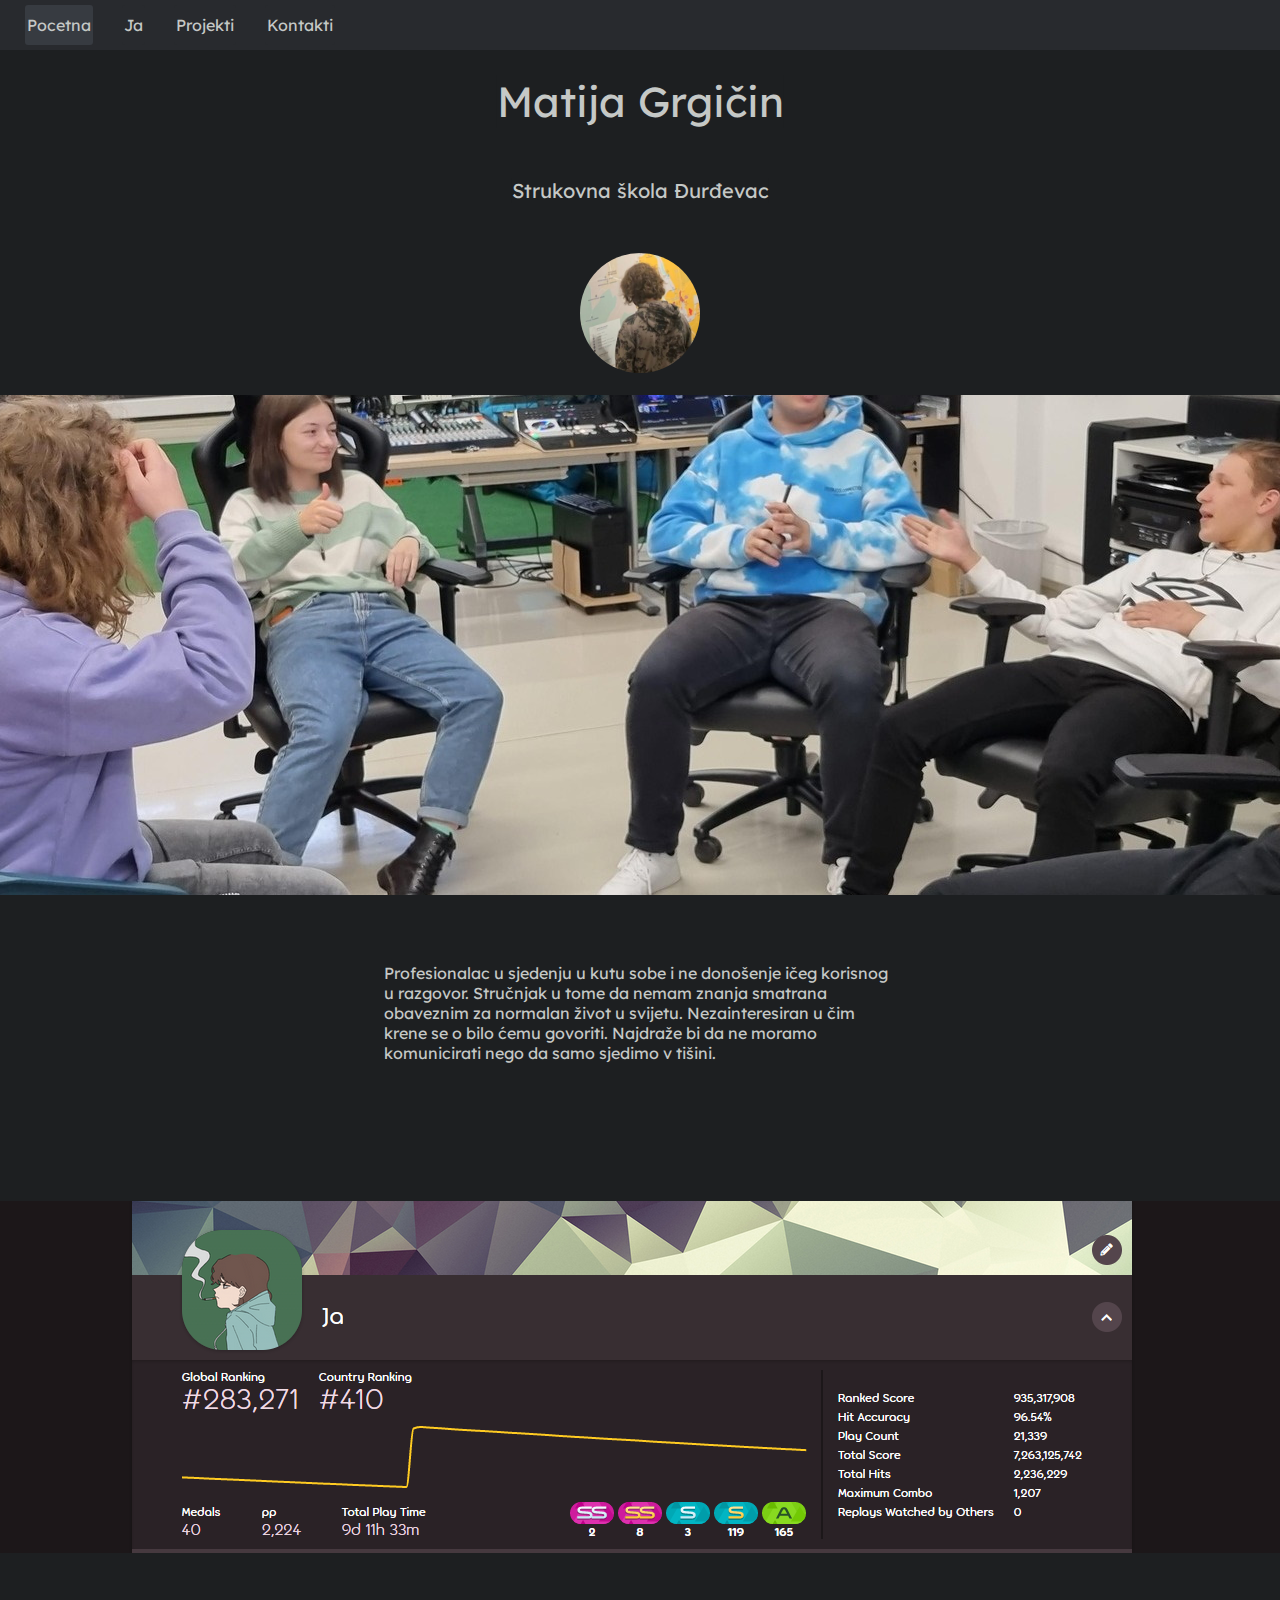
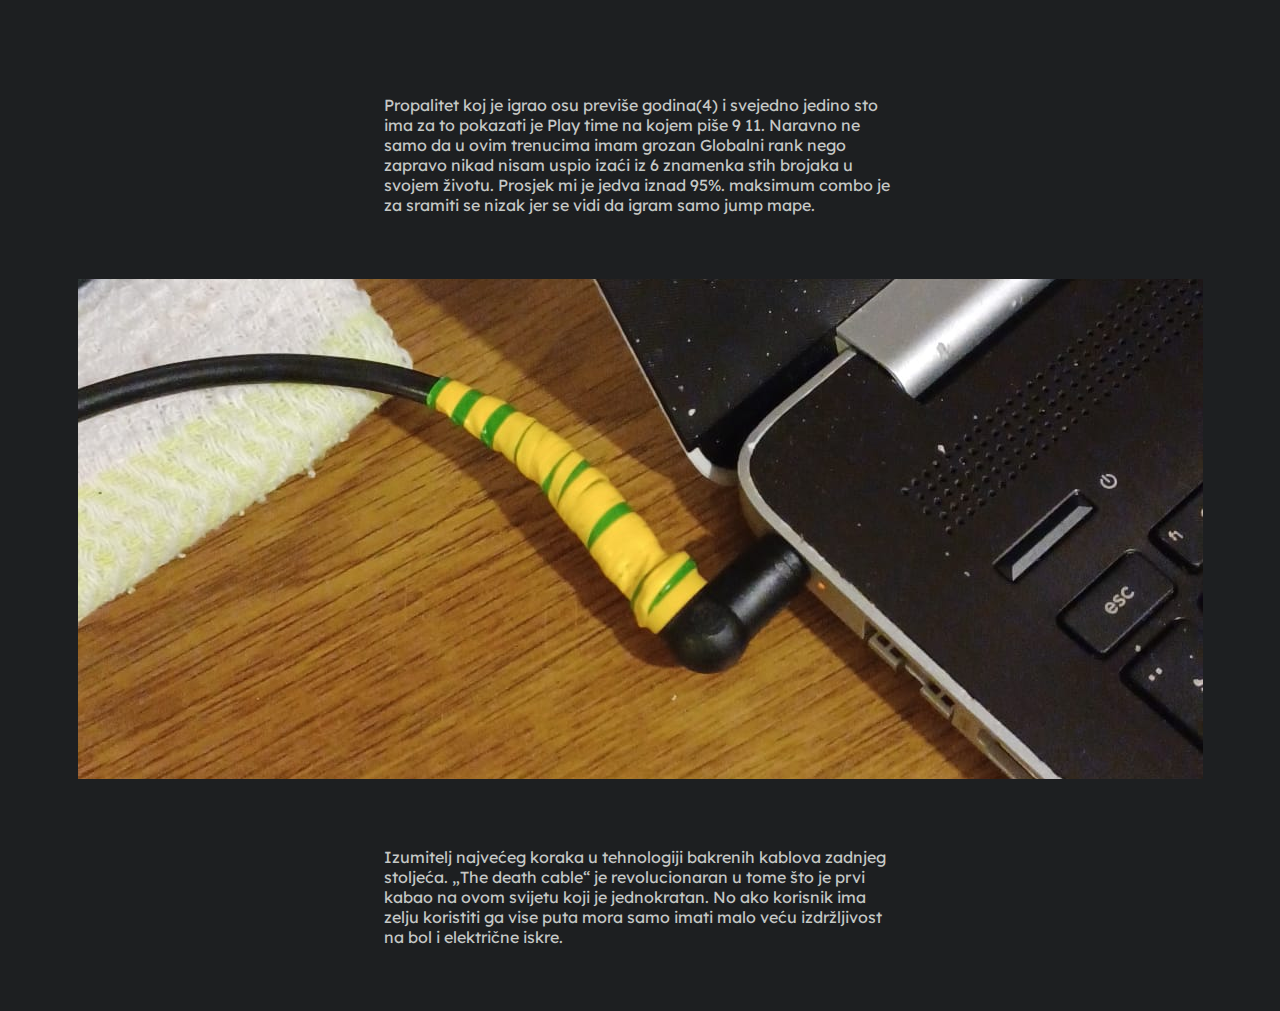
<file: index.html>
<!DOCTYPE html>
<html lang="en">
  <head>
    <meta charset="UTF-8" />
    <meta http-equiv="X-UA-Compatible" content="IE=edge" />
    <meta name="viewport" content="width=device-width, initial-scale=1.0" />
    <link href="css.css" rel="stylesheet" />
    <link
      rel="stylesheet"
      href="https://fonts.googleapis.com/css?family=Lexend"
    />
    <title>Pocetna</title>
  </head>
  <body>
    <div class="navContainer">
      <a href="index.html" style="background-color: #373b41">Pocetna</a>
      <a href="ja.html">Ja</a>
      <a href="projekti.html">Projekti</a>
      <a href="kontakti.html">Kontakti</a>
    </div>

    <div class="introContainer">
      <p style="font-size: 42px">Matija Grgičin</p>
      <br />
      <p style="font-size: 20px">Strukovna škola Đurđevac</p>
      <br />
      <img src="images/shite.jpg" style="border-radius: 50%; height: 120px" />
    </div>

    <img class="scrollbyImg" src="images/thecouncil.jpg" />
    <p class="glupiTekst">
      Profesionalac u sjedenju u kutu sobe i ne donošenje ičeg korisnog u
      razgovor. Stručnjak u tome da nemam znanja smatrana obaveznim za normalan
      život u svijetu. Nezainteresiran u čim krene se o bilo ćemu govoriti.
      Najdraže bi da ne moramo komunicirati nego da samo sjedimo v tišini.
    </p>

    <img class="scrollbyImg" src="images/idk anymore my man.png" />
    <p class="glupiTekst">
      Propalitet koj je igrao osu previše godina(4) i svejedno jedino sto ima za
      to pokazati je Play time na kojem piše 9 11. Naravno ne samo da u ovim
      trenucima imam grozan Globalni rank nego zapravo nikad nisam uspio izaći
      iz 6 znamenka stih brojaka u svojem životu. Prosjek mi je jedva iznad 95%.
      maksimum combo je za sramiti se nizak jer se vidi da igram samo jump mape.
    </p>

    <img class="scrollbyImg" src="images/daeth cable.jpg" />
    <p class="glupiTekst">
      Izumitelj najvećeg koraka u tehnologiji bakrenih kablova zadnjeg stoljeća.
      „The death cable“ je revolucionaran u tome što je prvi kabao na ovom
      svijetu koji je jednokratan. No ako korisnik ima zelju koristiti ga vise
      puta mora samo imati malo veću izdržljivost na bol i električne iskre.
    </p>
  </body>
</html>
</file>
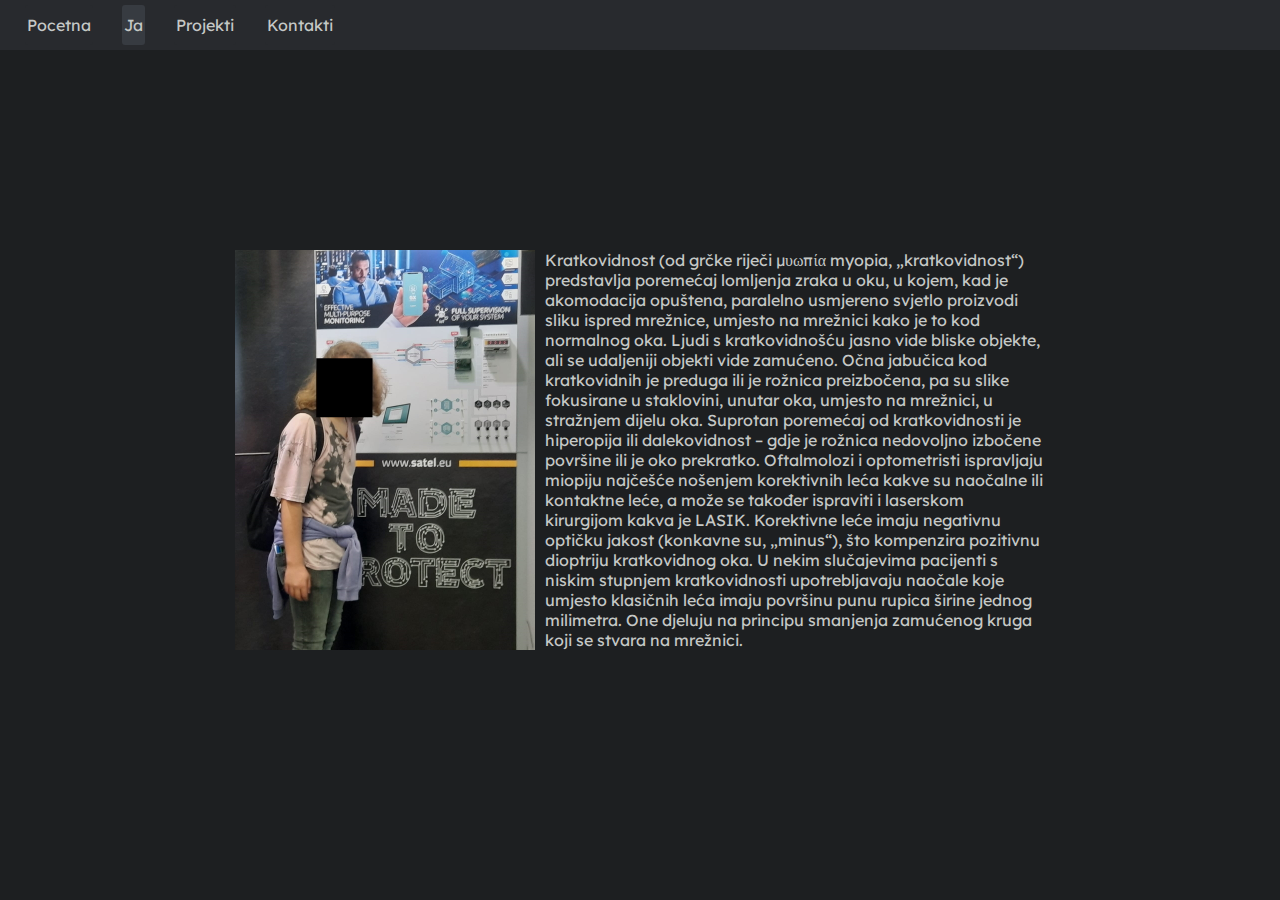
<file: ja.html>
<!DOCTYPE html>
<html lang="en">
  <head>
    <meta charset="UTF-8" />
    <meta http-equiv="X-UA-Compatible" content="IE=edge" />
    <meta name="viewport" content="width=device-width, initial-scale=1.0" />
    <link href="css.css" rel="stylesheet" />
    <link
      rel="stylesheet"
      href="https://fonts.googleapis.com/css?family=Lexend"
    />
    <title>Ja</title>
  </head>
  <body>
    <div class="navContainer">
      <a href="index.html">Pocetna</a>
      <a href="ja.html" style="background-color: #373b41">Ja</a>
      <a href="projekti.html">Projekti</a>
      <a href="kontakti.html">Kontakti</a>
    </div>

    <div class="lmaoContainer">
      <img src="images/indebruhx.jpg" />
      <p>
        Kratkovidnost (od grčke riječi μυωπία myopia, „kratkovidnost“)
        predstavlja poremećaj lomljenja zraka u oku, u kojem, kad je akomodacija
        opuštena, paralelno usmjereno svjetlo proizvodi sliku ispred mrežnice,
        umjesto na mrežnici kako je to kod normalnog oka. Ljudi s kratkovidnošću
        jasno vide bliske objekte, ali se udaljeniji objekti vide zamućeno. Očna
        jabučica kod kratkovidnih je preduga ili je rožnica preizbočena, pa su
        slike fokusirane u staklovini, unutar oka, umjesto na mrežnici, u
        stražnjem dijelu oka. Suprotan poremećaj od kratkovidnosti je hiperopija
        ili dalekovidnost – gdje je rožnica nedovoljno izbočene površine ili je
        oko prekratko. Oftalmolozi i optometristi ispravljaju miopiju najčešće
        nošenjem korektivnih leća kakve su naočalne ili kontaktne leće, a može
        se također ispraviti i laserskom kirurgijom kakva je LASIK. Korektivne
        leće imaju negativnu optičku jakost (konkavne su, „minus“), što
        kompenzira pozitivnu dioptriju kratkovidnog oka. U nekim slučajevima
        pacijenti s niskim stupnjem kratkovidnosti upotrebljavaju naočale koje
        umjesto klasičnih leća imaju površinu punu rupica širine jednog
        milimetra. One djeluju na principu smanjenja zamućenog kruga koji se
        stvara na mrežnici.
      </p>
    </div>
  </body>
</html>
</file>
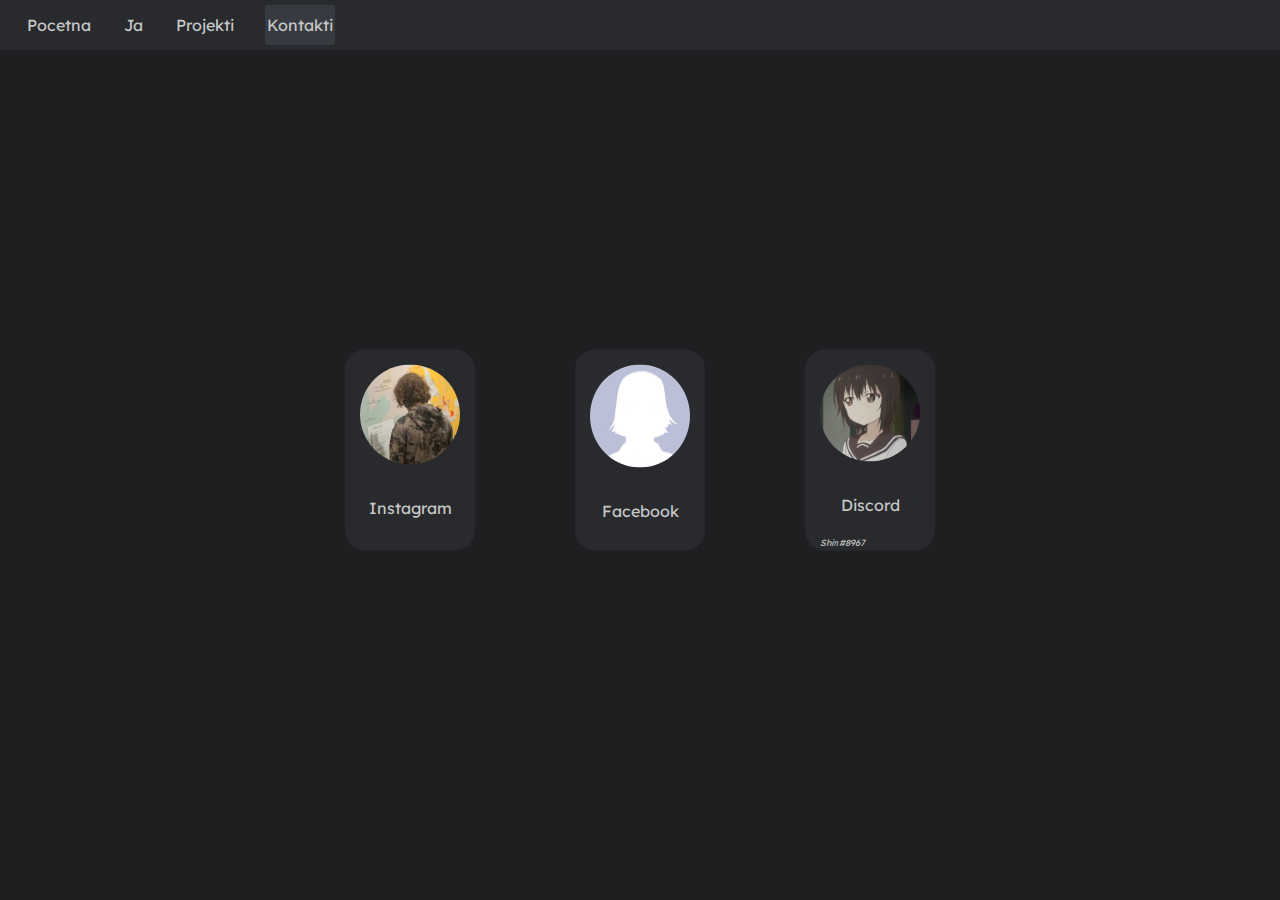
<file: kontakti.html>
<!DOCTYPE html>
<html lang="en">
  <head>
    <meta charset="UTF-8" />
    <meta http-equiv="X-UA-Compatible" content="IE=edge" />
    <meta name="viewport" content="width=device-width, initial-scale=1.0" />
    <link href="css.css" rel="stylesheet" />
    <link
      rel="stylesheet"
      href="https://fonts.googleapis.com/css?family=Lexend"
    />
    <title>Kontakti</title>
  </head>
  <body>
    <div class="navContainer">
      <a href="index.html">Pocetna</a>
      <a href="ja.html">Ja</a>
      <a href="projekti.html">Projekti</a>
      <a href="kontakti.html" style="background-color: #373b41">Kontakti</a>
    </div>

    <div class="kontaktiContainer">
      <a href="https://www.instagram.com/matijagrgicin/" class="item">
        <img src="images/shite.jpg" />
        <p>Instagram</p>
      </a>

      <a href="https://www.facebook.com/matija.grgicin.5/" class="item">
        <img src="images/face.jpg" />
        <p>Facebook</p>
      </a>

      <a href="" class="item">
        <img src="images/7.png" />
        <p>Discord</p>
        <i>Shin̅#8967</i>
      </a>
    </div>
  </body>
</html>
</file>
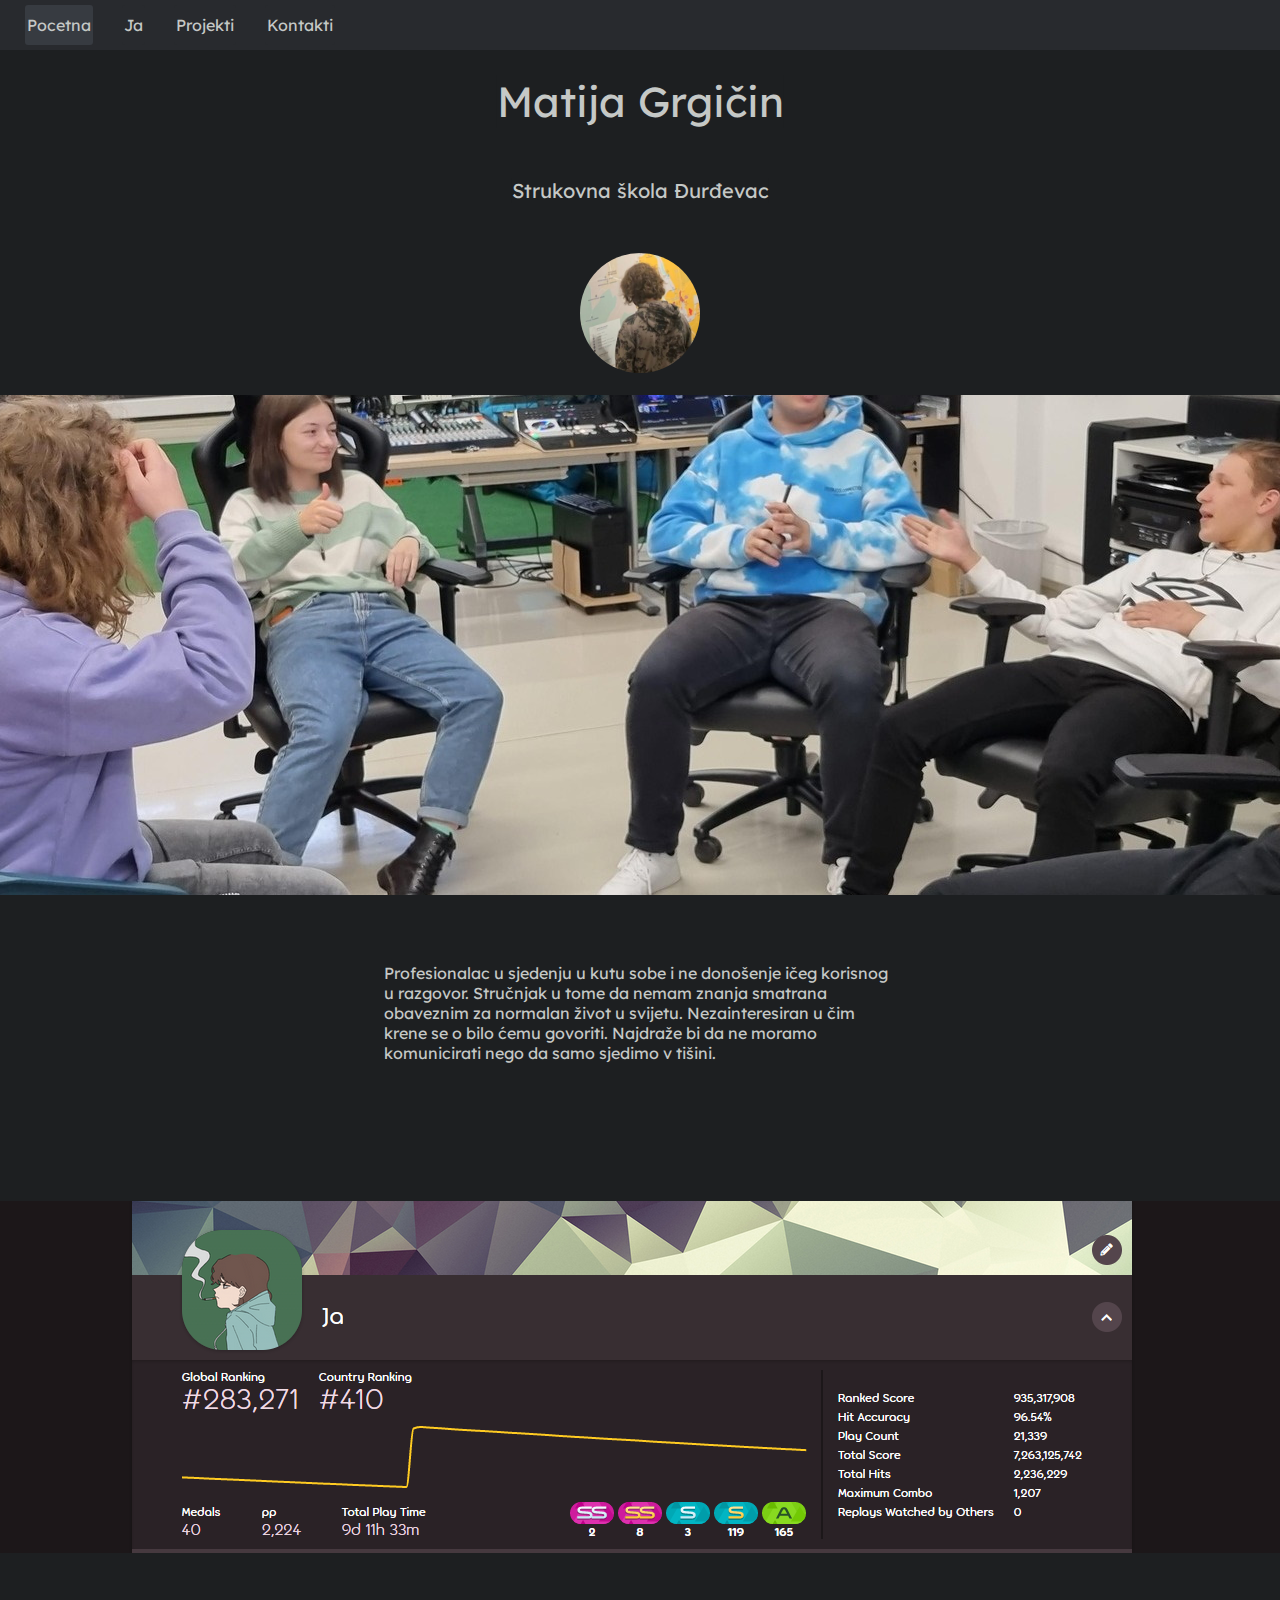
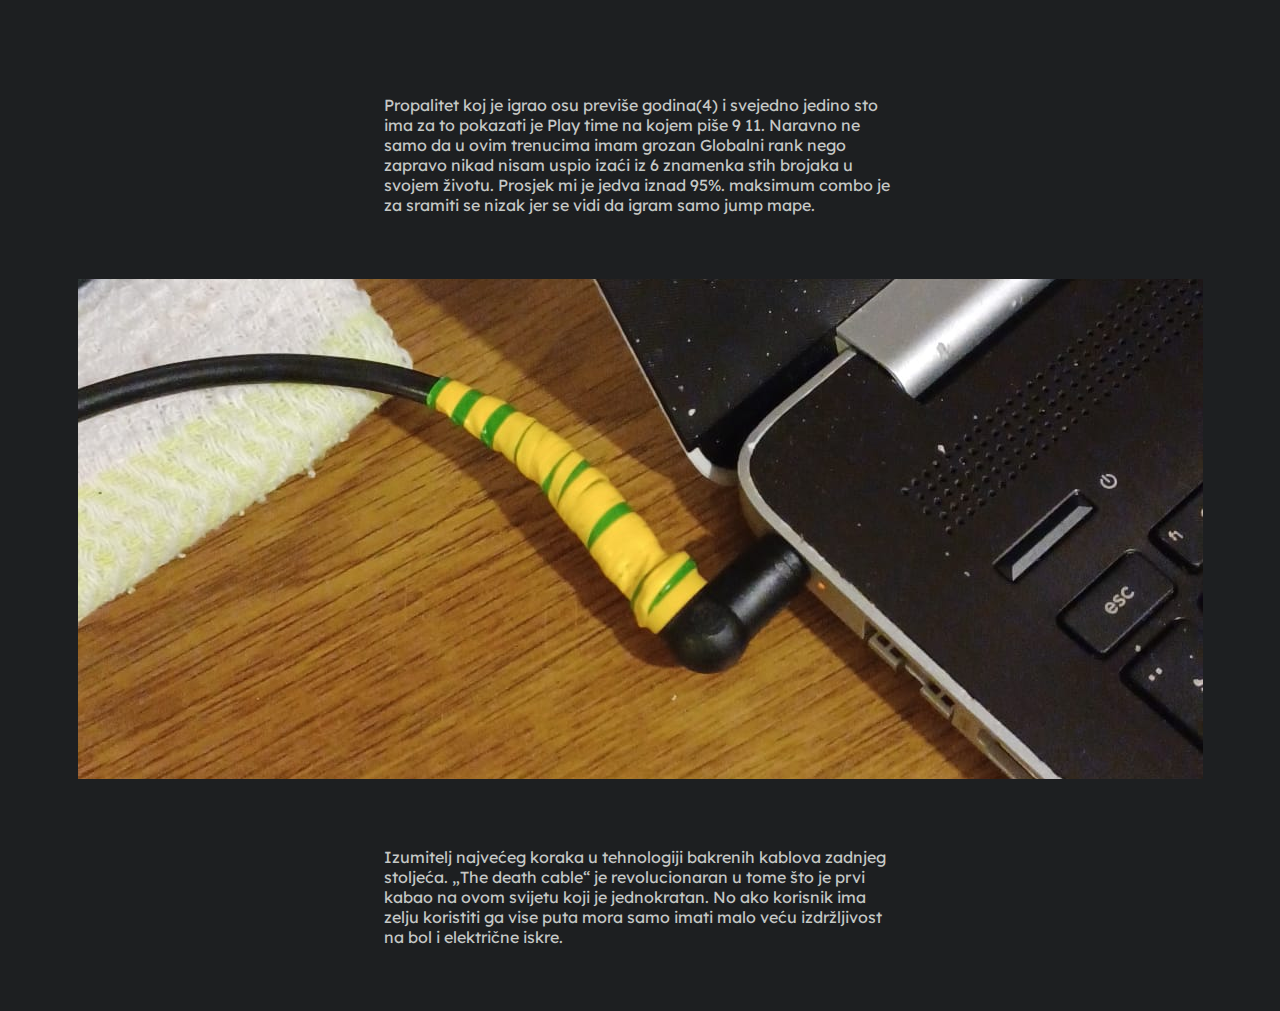
<file: pocetna.html>
<!DOCTYPE html>
<html>
  <head>
    <meta http-equiv="refresh" content="0; url='https://iamshinn.github.io/index.html'" />
  </head>
  <body>
    <p>Please follow <a href="https://iamshinn.github.io/index.html">this link</a>.</p>
  </body>
</html>
</file>
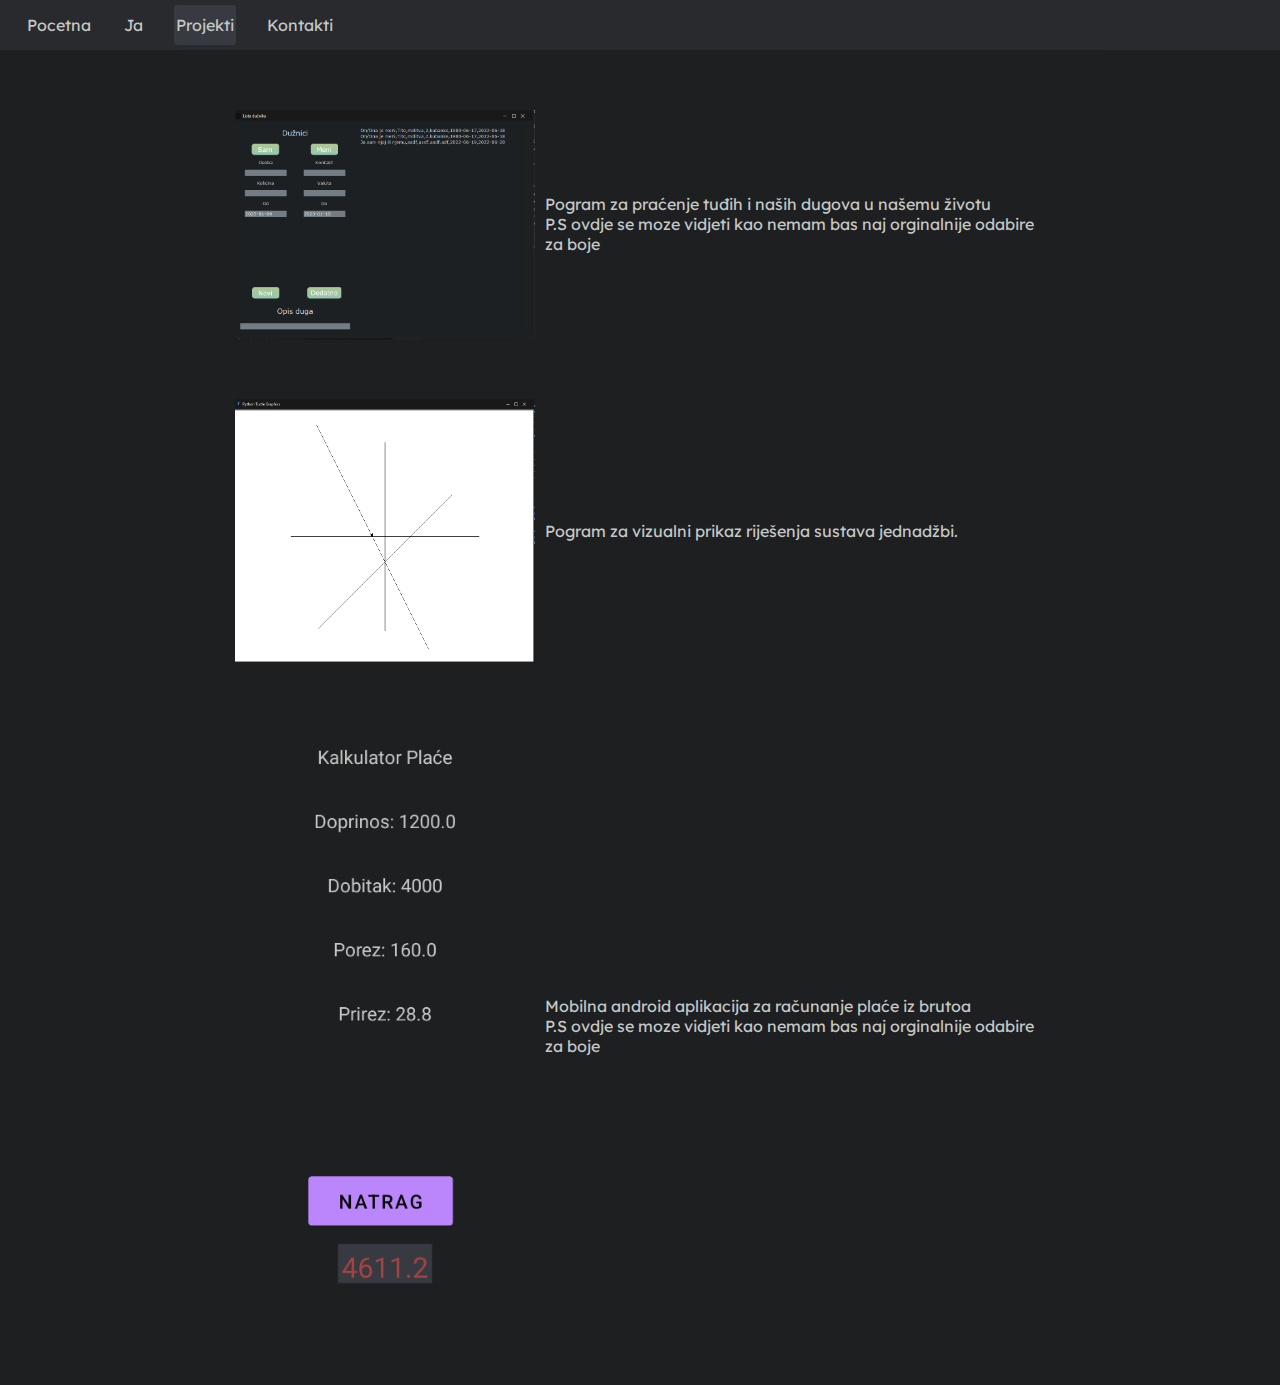
<file: projekti.html>
<!DOCTYPE html>
<html lang="en">
  <head>
    <meta charset="UTF-8" />
    <meta http-equiv="X-UA-Compatible" content="IE=edge" />
    <meta name="viewport" content="width=device-width, initial-scale=1.0" />
    <link href="css.css" rel="stylesheet" />
    <link
      rel="stylesheet"
      href="https://fonts.googleapis.com/css?family=Lexend"
    />
    <title>Projekti</title>
  </head>
  <body>
    <div class="navContainer">
      <a href="pocetna.html">Pocetna</a>
      <a href="ja.html">Ja</a>
      <a href="projekti.html" style="background-color: #373b41">Projekti</a>
      <a href="kontakti.html">Kontakti</a>
    </div>

    <div class="idkmyguy">
      <div class="bruhContainer">
        <img src="images/py.png" />
        <p>
          Pogram za praćenje tuđih i naših dugova u našemu životu <br />
          P.S ovdje se moze vidjeti kao nemam bas naj orginalnije odabire za
          boje
        </p>
      </div>
      <div class="bruhContainer">
        <img src="images/graf.png" />
        <p>Pogram za vizualni prikaz riješenja sustava jednadžbi.</p>
      </div>
      <div class="bruhContainer">
        <img src="images/aplikacija.png" />
        <p>
          Mobilna android aplikacija za računanje plaće iz brutoa <br />
          P.S ovdje se moze vidjeti kao nemam bas naj orginalnije odabire za
          boje
        </p>
      </div>
    </div>
  </body>
</html>
</file>
<file: css.css>
* {
  margin: 0px;
  padding: 0px;
  font-family: Lexend;
  background-color: #1d1f21;
  color: #c5c8c6;
  text-decoration: none;
}

.navContainer {
  position: fixed;
  padding: 15px;
  padding-left: 25px;
  width: 100%;
  top: 0;
  left: 0;
  z-index: 99;
  background-color: #282a2e;
}

.navContainer > * {
  margin-right: 25px;
  padding: 10px 2px;
  background-color: #282a2e;
  border-radius: 3px;
}

.introContainer {
  position: relative;
  top: 0;
  left: 0;
  width: 100%;
  height: 370px;
  padding-top: 25px;
}
.introContainer > * {
  position: relative;
  display: inline-block;
  left: 50%;
  transform: translate(-50%, 0);
  margin-top: 50px;
}

.scrollbyImg {
  width: 100%;
  position: relative;
  left: 0;
  height: 500px;
  object-fit: none;
}

.glupiTekst {
  margin: 4em 30%;
}

/*ja*/



.lmaoContainer {
  position: absolute;
  top: 50%;
  left: 50%;
  transform: translate(-50%, -50%);
  align-items: center;
  display: flex;
}

.lmaoContainer img {
  width: 30%;
  position: relative;
  display: inline-block;
  margin: 5px;
  min-width: 300px;
}
.lmaoContainer p {
  width: 70%;
  max-height: 500px;
  position: relative;
  display: inline-block;
  margin: 5px;
  min-width: 500px;
}

/*projekti*/


.idkmyguy {
  position: absolute;
  top: 80%;
  left: 50%;
  transform: translate(-50%, -50%);
  overflow: hidden;
}

.bruhContainer {
  align-items: center;
  display: flex;
  margin: 50px;
}

.bruhContainer img {
  width: 30%;
  position: relative;
  display: inline-block;
  margin: 5px;
  min-width: 300px;
}
.bruhContainer p {
  width: 70%;
  max-height: 500px;
  position: relative;
  display: inline-block;
  margin: 5px;
  min-width: 500px;
}

/*kontakti*/

.kontaktiContainer {
  position: absolute;
  top: 50%;
  left: 50%;
  transform: translate(-50%, -50%);
  display: flex;
}

.item {
  margin: 50px;
  background-color: #282a2e;
  border-radius: 20px;
}
.item > * {
  width: 100px;
  text-align: center;
  margin: 15px;
  border-radius: 50%;
  background-color: #282a2e;
}
.item > i {
  font-size: xx-small;
}
</file>
